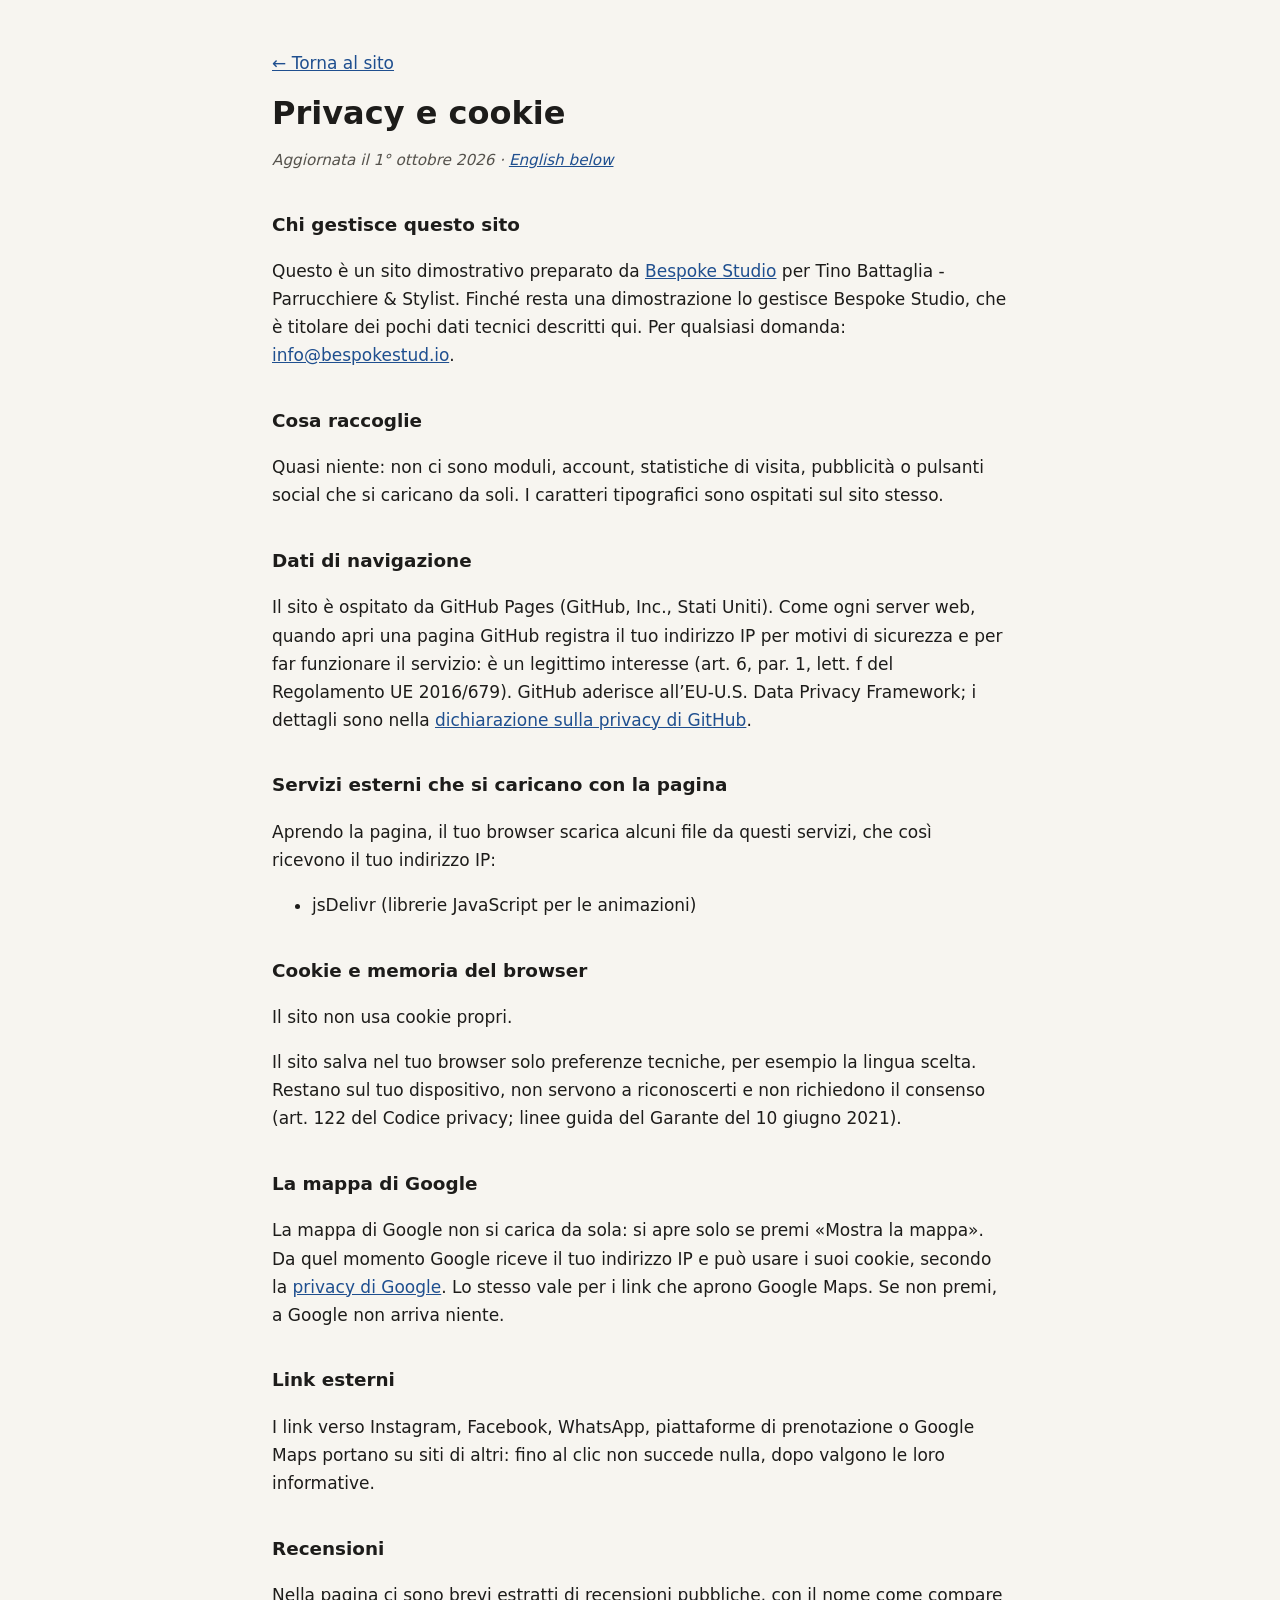
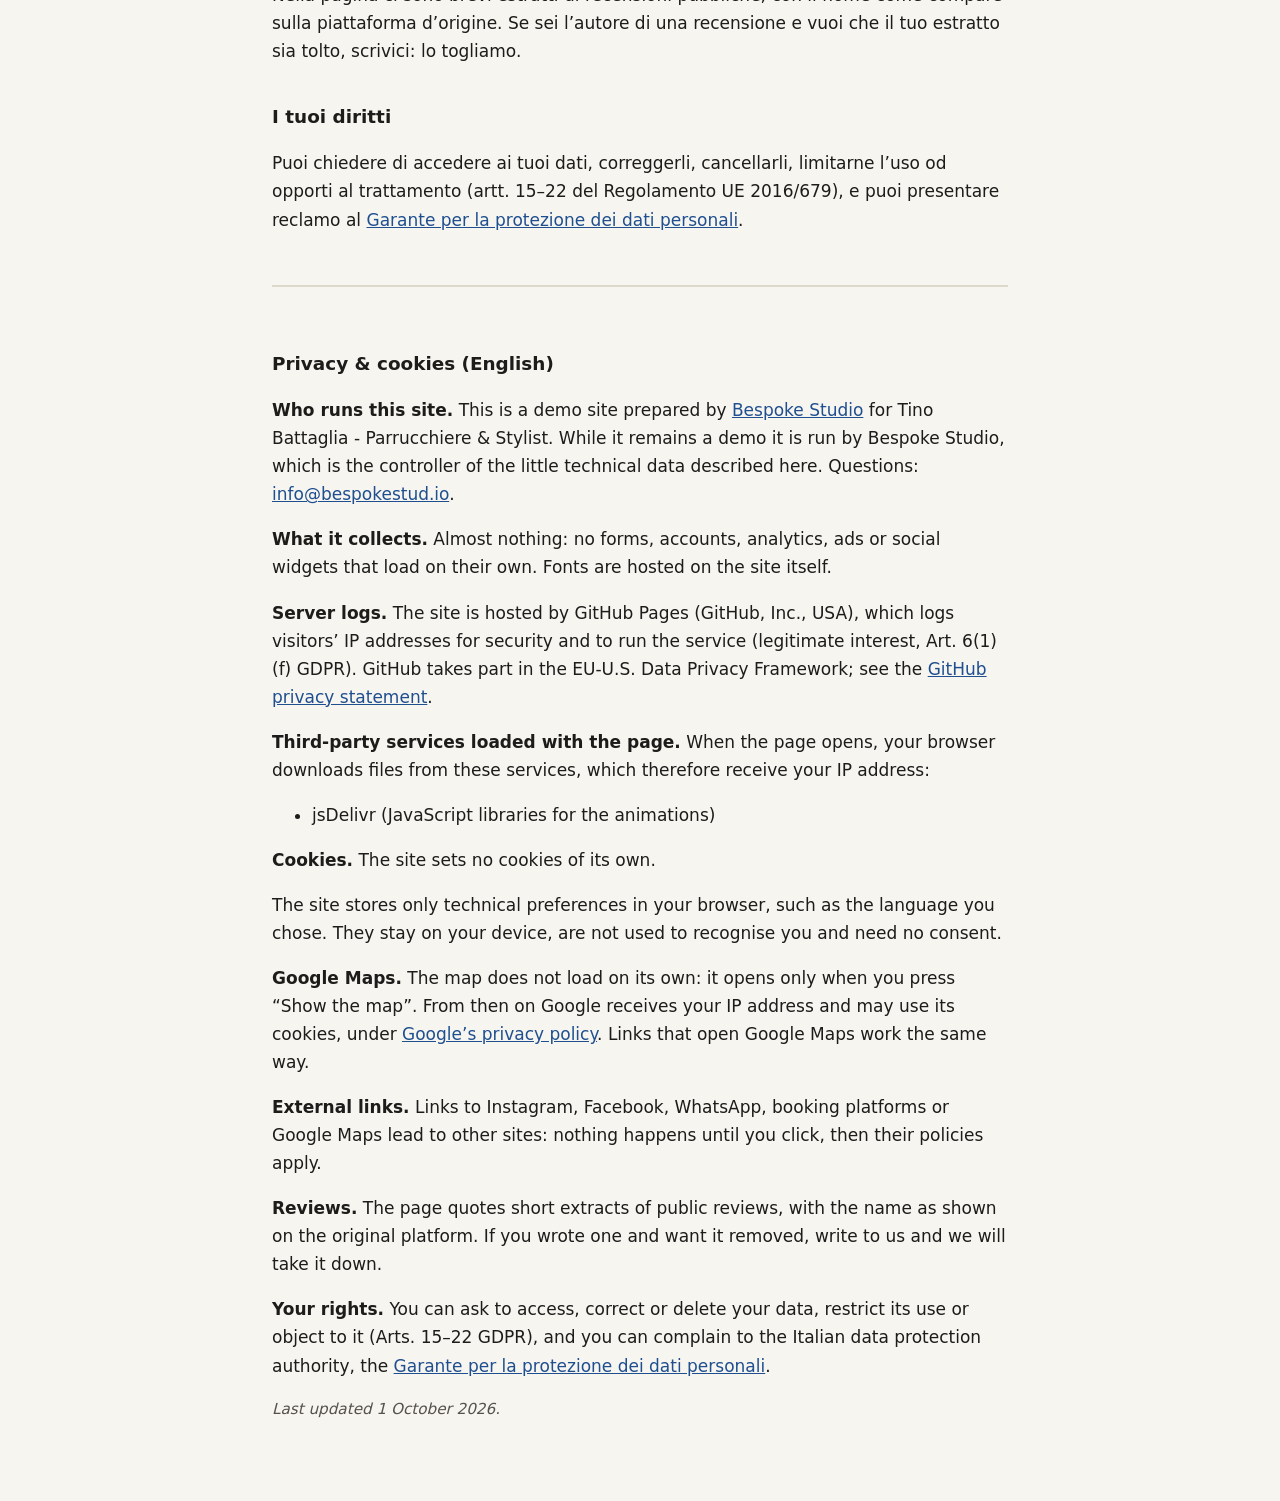
<file: privacy.html>
<!DOCTYPE html>
<html lang="it">
<head>
  <meta charset="UTF-8">
  <meta name="viewport" content="width=device-width, initial-scale=1.0">
  <meta name="robots" content="noindex">
  <title>Privacy e cookie · Tino Battaglia - Parrucchiere &amp; Stylist</title>
  <meta name="description" content="Informativa privacy e cookie del sito Tino Battaglia - Parrucchiere &amp; Stylist.">
  <style>
    body { margin: 0; background: #f7f5f0; color: #1d1c1a; font: 17px/1.65 system-ui, -apple-system, "Segoe UI", Roboto, sans-serif; }
    main { max-width: 46rem; margin: 0 auto; padding: 32px 20px 64px; }
    h1 { font-size: 2rem; line-height: 1.2; margin: 0.4em 0 0.2em; }
    h2 { font-size: 1.15rem; margin: 2em 0 0.4em; }
    a { color: #1f4f8f; }
    .data { color: #55524c; font-style: italic; font-size: 0.95rem; }
    .en { margin-top: 3em; padding-top: 1.5em; border-top: 2px solid #ddd8cc; }
    code { font-size: 0.9em; background: #ebe7dc; padding: 0 4px; border-radius: 3px; }
  </style>
</head>
<body>
<main>
  <p><a href="index.html">← Torna al sito</a></p>
  <h1>Privacy e cookie</h1>
  <p class="data">Aggiornata il 1° ottobre 2026 · <a href="#english" lang="en">English below</a></p>
  <h2>Chi gestisce questo sito</h2>
  <p>Questo è un sito dimostrativo preparato da <a href="https://bespokestud.io" rel="noopener">Bespoke Studio</a> per Tino Battaglia - Parrucchiere &amp; Stylist. Finché resta una dimostrazione lo gestisce Bespoke Studio, che è titolare dei pochi dati tecnici descritti qui. Per qualsiasi domanda: <a href="mailto:info@bespokestud.io">info@bespokestud.io</a>.</p>
  <h2>Cosa raccoglie</h2>
  <p>Quasi niente: non ci sono moduli, account, statistiche di visita, pubblicità o pulsanti social che si caricano da soli. I caratteri tipografici sono ospitati sul sito stesso.</p>
  <h2>Dati di navigazione</h2>
  <p>Il sito è ospitato da GitHub Pages (GitHub, Inc., Stati Uniti). Come ogni server web, quando apri una pagina GitHub registra il tuo indirizzo IP per motivi di sicurezza e per far funzionare il servizio: è un legittimo interesse (art. 6, par. 1, lett. f del Regolamento UE 2016/679). GitHub aderisce all’EU-U.S. Data Privacy Framework; i dettagli sono nella <a href="https://docs.github.com/site-policy/privacy-policies/github-general-privacy-statement" rel="noopener">dichiarazione sulla privacy di GitHub</a>.</p>
  <h2>Servizi esterni che si caricano con la pagina</h2>
  <p>Aprendo la pagina, il tuo browser scarica alcuni file da questi servizi, che così ricevono il tuo indirizzo IP:</p>
  <ul><li>jsDelivr (librerie JavaScript per le animazioni)</li></ul>
  <h2>Cookie e memoria del browser</h2>
  <p>Il sito non usa cookie propri.</p>
  <p>Il sito salva nel tuo browser solo preferenze tecniche, per esempio la lingua scelta. Restano sul tuo dispositivo, non servono a riconoscerti e non richiedono il consenso (art. 122 del Codice privacy; linee guida del Garante del 10 giugno 2021).</p>
  <h2>La mappa di Google</h2>
  <p>La mappa di Google non si carica da sola: si apre solo se premi «Mostra la mappa». Da quel momento Google riceve il tuo indirizzo IP e può usare i suoi cookie, secondo la <a href="https://policies.google.com/privacy?hl=it" rel="noopener">privacy di Google</a>. Lo stesso vale per i link che aprono Google Maps. Se non premi, a Google non arriva niente.</p>
  <h2>Link esterni</h2>
  <p>I link verso Instagram, Facebook, WhatsApp, piattaforme di prenotazione o Google Maps portano su siti di altri: fino al clic non succede nulla, dopo valgono le loro informative.</p>
  <h2>Recensioni</h2>
  <p>Nella pagina ci sono brevi estratti di recensioni pubbliche, con il nome come compare sulla piattaforma d’origine. Se sei l’autore di una recensione e vuoi che il tuo estratto sia tolto, scrivici: lo togliamo.</p>
  <h2>I tuoi diritti</h2>
  <p>Puoi chiedere di accedere ai tuoi dati, correggerli, cancellarli, limitarne l’uso od opporti al trattamento (artt. 15–22 del Regolamento UE 2016/679), e puoi presentare reclamo al <a href="https://www.garanteprivacy.it" rel="noopener">Garante per la protezione dei dati personali</a>.</p>
  <div class="en" id="english" lang="en">
    <h2>Privacy &amp; cookies (English)</h2>
    <p><strong>Who runs this site.</strong> This is a demo site prepared by <a href="https://bespokestud.io" rel="noopener">Bespoke Studio</a> for Tino Battaglia - Parrucchiere &amp; Stylist. While it remains a demo it is run by Bespoke Studio, which is the controller of the little technical data described here. Questions: <a href="mailto:info@bespokestud.io">info@bespokestud.io</a>.</p>
    <p><strong>What it collects.</strong> Almost nothing: no forms, accounts, analytics, ads or social widgets that load on their own. Fonts are hosted on the site itself.</p>
    <p><strong>Server logs.</strong> The site is hosted by GitHub Pages (GitHub, Inc., USA), which logs visitors’ IP addresses for security and to run the service (legitimate interest, Art. 6(1)(f) GDPR). GitHub takes part in the EU-U.S. Data Privacy Framework; see the <a href="https://docs.github.com/site-policy/privacy-policies/github-general-privacy-statement" rel="noopener">GitHub privacy statement</a>.</p>
    <p><strong>Third-party services loaded with the page.</strong> When the page opens, your browser downloads files from these services, which therefore receive your IP address:</p><ul><li>jsDelivr (JavaScript libraries for the animations)</li></ul>
    <p><strong>Cookies.</strong> The site sets no cookies of its own.</p>
    <p>The site stores only technical preferences in your browser, such as the language you chose. They stay on your device, are not used to recognise you and need no consent.</p>
    <p><strong>Google Maps.</strong> The map does not load on its own: it opens only when you press “Show the map”. From then on Google receives your IP address and may use its cookies, under <a href="https://policies.google.com/privacy?hl=en" rel="noopener">Google’s privacy policy</a>. Links that open Google Maps work the same way.</p>
    <p><strong>External links.</strong> Links to Instagram, Facebook, WhatsApp, booking platforms or Google Maps lead to other sites: nothing happens until you click, then their policies apply.</p>
    <p><strong>Reviews.</strong> The page quotes short extracts of public reviews, with the name as shown on the original platform. If you wrote one and want it removed, write to us and we will take it down.</p>
    <p><strong>Your rights.</strong> You can ask to access, correct or delete your data, restrict its use or object to it (Arts. 15–22 GDPR), and you can complain to the Italian data protection authority, the <a href="https://www.garanteprivacy.it" rel="noopener">Garante per la protezione dei dati personali</a>.</p>
    <p class="data">Last updated 1 October 2026.</p>
  </div>
</main>
</body>
</html>
</file>
